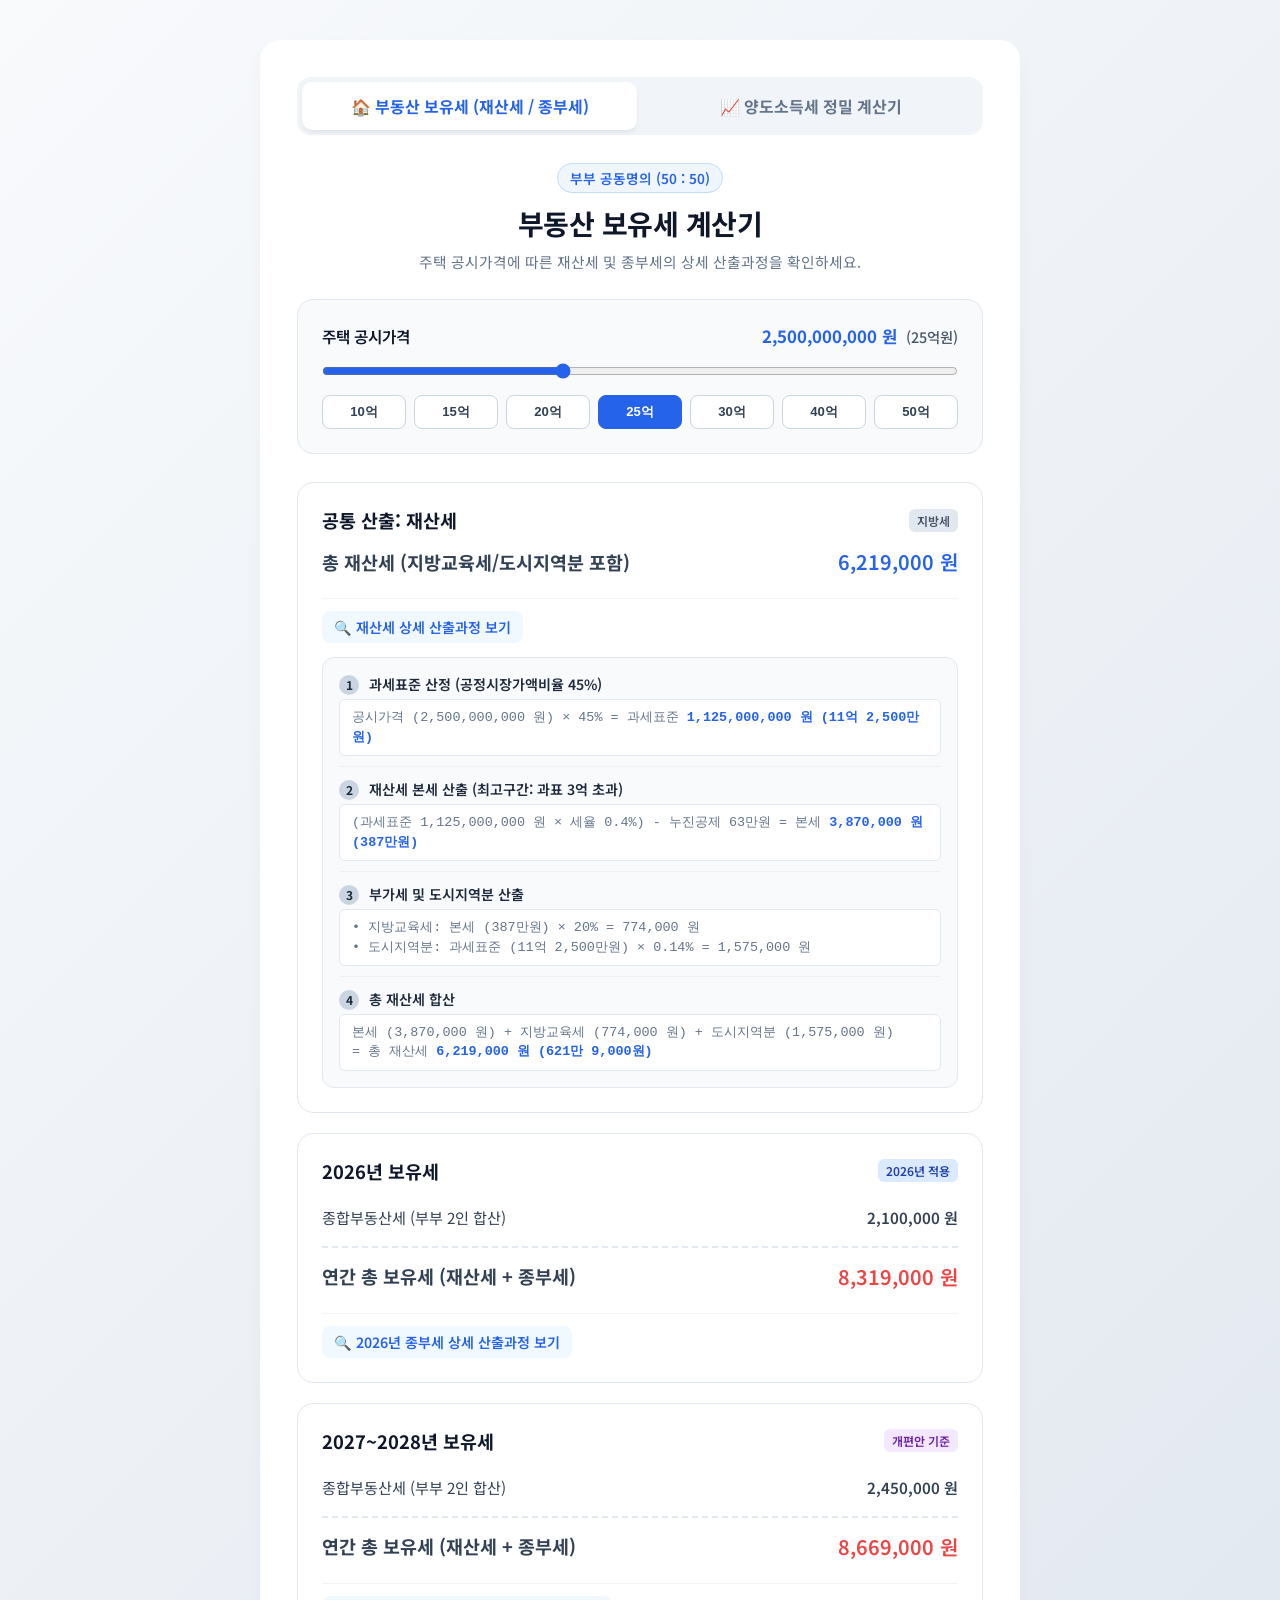
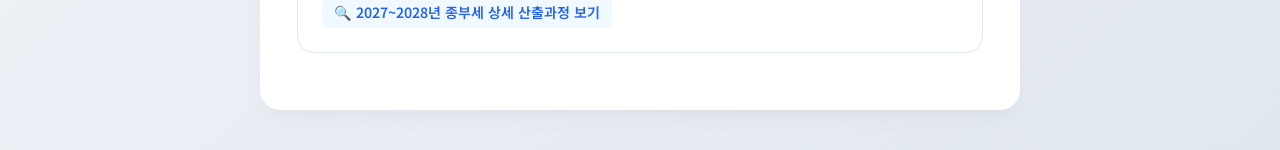
<file: docs/index.html>
<!DOCTYPE html>
<html lang="ko">
<head>
    <meta charset="UTF-8">
    <meta name="viewport" content="width=device-width, initial-scale=1.0">
    <title>부동산 보유세 계산기 (재산세 / 종합부동산세)</title>
    <!-- Google Fonts -->
    <link rel="preconnect" href="https://fonts.googleapis.com">
    <link rel="preconnect" href="https://fonts.gstatic.com" crossorigin>
    <link href="https://fonts.googleapis.com/css2?family=Noto+Sans+KR:wght@300;400;500;600;700&display=swap" rel="stylesheet">
    <!-- CSS -->
    <link rel="stylesheet" href="css/style.css">
</head>
<body>

<div class="container">

    <!-- 상단 계산기 선택 탭 -->
    <div class="tab-nav">
        <a href="index.html" class="tab-btn active">🏠 부동산 보유세 (재산세 / 종부세)</a>
        <a href="transfer.html" class="tab-btn">📈 양도소득세 정밀 계산기</a>
    </div>

    <!-- 부동산 보유세 계산기 영역 -->
    <div id="propertyCalcSection" class="calc-section">
        <div class="header">
            <span class="badge">부부 공동명의 (50 : 50)</span>
            <h1>부동산 보유세 계산기</h1>
            <p>주택 공시가격에 따른 재산세 및 종부세의 상세 산출과정을 확인하세요.</p>
        </div>

        <!-- 주택 공시가격 조절 컨트롤 -->
        <div class="control-group">
            <div class="label-wrapper">
                <span class="input-title">주택 공시가격</span>
                <div class="input-display">
                    <span id="priceLabelExact">2,500,000,000</span> 원
                    <span id="priceLabelReadable" class="readable">(25억원)</span>
                </div>
            </div>
            
            <input type="range" id="priceSlider" min="1000000000" max="5000000000" step="10000000" value="2500000000">

            <div class="preset-buttons">
                <button class="preset-btn" onclick="setPropPrice(1000000000)">10억</button>
                <button class="preset-btn" onclick="setPropPrice(1500000000)">15억</button>
                <button class="preset-btn" onclick="setPropPrice(2000000000)">20억</button>
                <button class="preset-btn active" onclick="setPropPrice(2500000000)">25억</button>
                <button class="preset-btn" onclick="setPropPrice(3000000000)">30억</button>
                <button class="preset-btn" onclick="setPropPrice(4000000000)">40억</button>
                <button class="preset-btn" onclick="setPropPrice(5000000000)">50억</button>
            </div>
        </div>

        <!-- 재산세 카드 -->
        <div class="result-card">
            <div class="card-header">
                <div class="card-title">
                    <span>공통 산출: 재산세</span>
                </div>
                <span class="year-tag tag-gray">지방세</span>
            </div>

            <div class="summary-row total-row" style="border-top: none; padding-top: 0;">
                <span>총 재산세 (지방교육세/도시지역분 포함)</span>
                <span class="val" id="propTaxTotal" style="color: var(--primary);">0 원</span>
            </div>

            <details open>
                <summary>🔍 재산세 상세 산출과정 보기</summary>
                <div class="breakdown-box">
                    <div class="breakdown-step">
                        <span class="step-num">1</span>
                        <span class="step-title">과세표준 산정 (공정시장가액비율 45%)</span>
                        <div class="formula-text">
                            공시가격 (<span id="propStep1Price">0</span>) × 45% = 과세표준 <span id="propStep1Base" class="highlight">0 원</span>
                        </div>
                    </div>

                    <div class="breakdown-step">
                        <span class="step-num">2</span>
                        <span class="step-title">재산세 본세 산출 (최고구간: 과표 3억 초과)</span>
                        <div class="formula-text">
                            (과세표준 <span id="propStep2Base">0</span> × 세율 0.4%) - 누진공제 63만원 = 본세 <span id="propStep2Main" class="highlight">0 원</span>
                        </div>
                    </div>

                    <div class="breakdown-step">
                        <span class="step-num">3</span>
                        <span class="step-title">부가세 및 도시지역분 산출</span>
                        <div class="formula-text">
                            • 지방교육세: <span id="propStep3Edu">0 원</span><br>
                            • 도시지역분: <span id="propStep3City">0 원</span>
                        </div>
                    </div>

                    <div class="breakdown-step">
                        <span class="step-num">4</span>
                        <span class="step-title">총 재산세 합산</span>
                        <div class="formula-text">
                            본세 (<span id="propStep4Main">0</span>) + 지방교육세 (<span id="propStep4Edu">0</span>) + 도시지역분 (<span id="propStep4City">0</span>)<br>
                            = 총 재산세 <span id="propStep4Total" class="highlight">0 원</span>
                        </div>
                    </div>
                </div>
            </details>
        </div>

        <!-- 2026년 보유세 카드 -->
        <div class="result-card">
            <div class="card-header">
                <div class="card-title">
                    <span>2026년 보유세</span>
                </div>
                <span class="year-tag tag-blue">2026년 적용</span>
            </div>

            <div class="summary-row">
                <span>종합부동산세 (부부 2인 합산)</span>
                <span class="val" id="jongbu2026">0 원</span>
            </div>

            <div class="summary-row total-row">
                <span>연간 총 보유세 (재산세 + 종부세)</span>
                <span class="val" id="total2026">0 원</span>
            </div>

            <details>
                <summary>🔍 2026년 종부세 상세 산출과정 보기</summary>
                <div class="breakdown-box">
                    <div class="breakdown-step">
                        <span class="step-num">1</span>
                        <span class="step-title">1인당 공제 후 과세대상 산출 (기본공제 9억)</span>
                        <div class="formula-text">
                            인별 지분액 (공시가 <span id="j26Step1Price">0</span> ÷ 2 = <span id="j26Step1Share">0</span>) - 공제 9억원<br>
                            = 과세대상 <span id="j26Step1Target" class="highlight">0 원</span>
                        </div>
                    </div>

                    <div class="breakdown-step">
                        <span class="step-num">2</span>
                        <span class="step-title">1인당 과세표준 산출 (공정시장가액비율 60%)</span>
                        <div class="formula-text">
                            과세대상 (<span id="j26Step2Target">0</span>) × 60% = 과세표준 <span id="j26Step2Base" class="highlight">0 원</span>
                        </div>
                    </div>

                    <div class="breakdown-step">
                        <span class="step-num">3</span>
                        <span class="step-title">1인당 종부세 산출세액</span>
                        <div class="formula-text">
                            구간 적용: <span id="j26Step3TierInfo">3억원 이하 (세율 0.5%)</span><br>
                            계산식: <span id="j26Step3Formula">(과세표준 × 0.5%)</span><br>
                            = 1인당 세액 <span id="j26Step3PerPerson" class="highlight">0 원</span>
                        </div>
                    </div>

                    <div class="breakdown-step">
                        <span class="step-num">4</span>
                        <span class="step-title">부부 합산 종부세</span>
                        <div class="formula-text">
                            1인당 세액 (<span id="j26Step4PerPerson">0</span>) × 2명<br>
                            = 부부 합산 종부세 <span id="j26Step4Total" class="highlight">0 원</span>
                        </div>
                    </div>
                </div>
            </details>
        </div>

        <!-- 2027~2028년 보유세 카드 -->
        <div class="result-card">
            <div class="card-header">
                <div class="card-title">
                    <span>2027~2028년 보유세</span>
                </div>
                <span class="year-tag tag-purple">개편안 기준</span>
            </div>

            <div class="summary-row">
                <span>종합부동산세 (부부 2인 합산)</span>
                <span class="val" id="jongbu2027">0 원</span>
            </div>

            <div class="summary-row total-row">
                <span>연간 총 보유세 (재산세 + 종부세)</span>
                <span class="val" id="total2027">0 원</span>
            </div>

            <details>
                <summary>🔍 2027~2028년 종부세 상세 산출과정 보기</summary>
                <div class="breakdown-box">
                    <div class="breakdown-step">
                        <span class="step-num">1</span>
                        <span class="step-title">1인당 공제 후 과세대상 산출 (기본공제 9억)</span>
                        <div class="formula-text">
                            인별 지분액 (공시가 <span id="j27Step1Price">0</span> ÷ 2 = <span id="j27Step1Share">0</span>) - 공제 9억원<br>
                            = 과세대상 <span id="j27Step1Target" class="highlight">0 원</span>
                        </div>
                    </div>

                    <div class="breakdown-step">
                        <span class="step-num">2</span>
                        <span class="step-title">1인당 과세표준 산출 (공정시장가액비율 70%)</span>
                        <div class="formula-text">
                            과세대상 (<span id="j27Step2Target">0</span>) × 70% = 과세표준 <span id="j27Step2Base" class="highlight">0 원</span>
                        </div>
                    </div>

                    <div class="breakdown-step">
                        <span class="step-num">3</span>
                        <span class="step-title">1인당 종부세 산출세액</span>
                        <div class="formula-text">
                            구간 적용: <span id="j27Step3TierInfo">3억원 이하 (세율 0.5%)</span><br>
                            계산식: <span id="j27Step3Formula">(과세표준 × 0.5%)</span><br>
                            = 1인당 세액 <span id="j27Step3PerPerson" class="highlight">0 원</span>
                        </div>
                    </div>

                    <div class="breakdown-step">
                        <span class="step-num">4</span>
                        <span class="step-title">부부 합산 종부세</span>
                        <div class="formula-text">
                            1인당 세액 (<span id="j27Step4PerPerson">0</span>) × 2명<br>
                            = 부부 합산 종부세 <span id="j27Step4Total" class="highlight">0 원</span>
                        </div>
                    </div>
                </div>
            </details>
        </div>
    </div>
</div>

<!-- Scripts -->
<script src="js/common.js"></script>
<script src="js/holding-tax.js"></script>

</body>
</html>
</file>
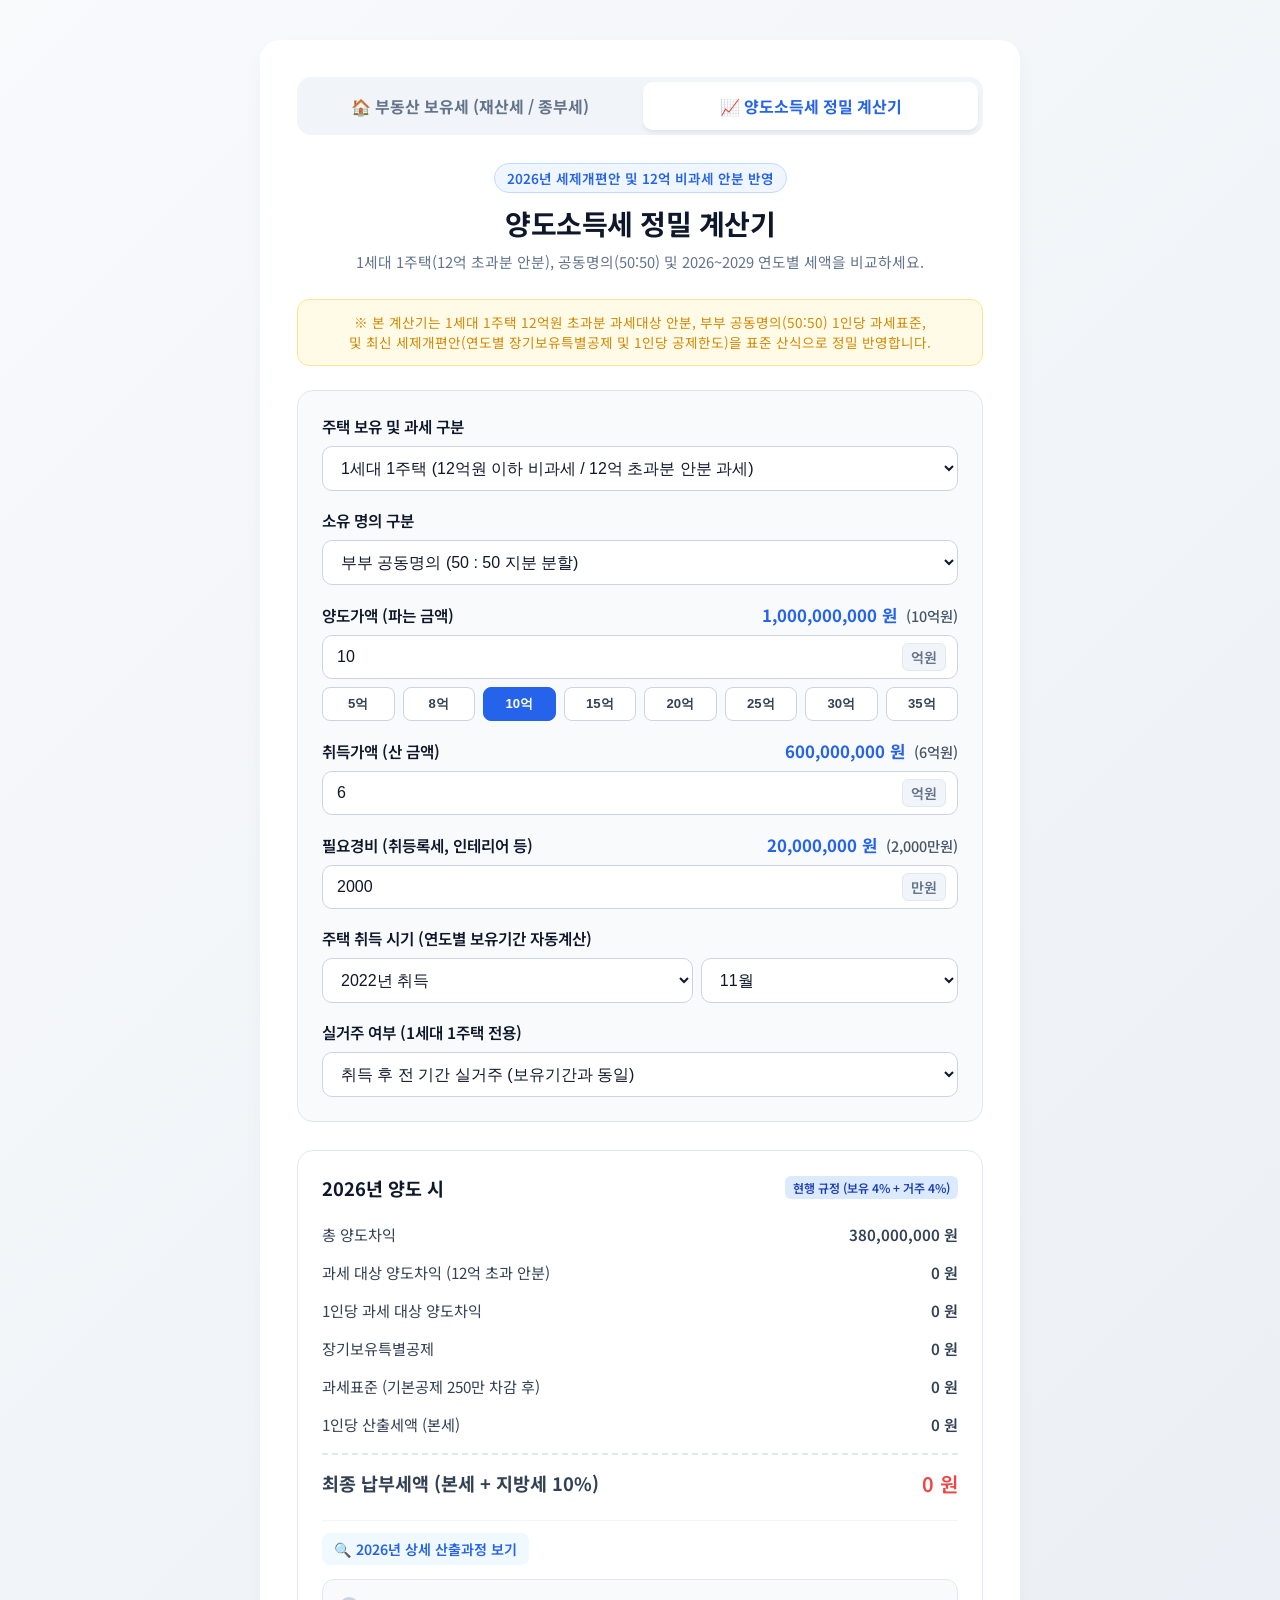
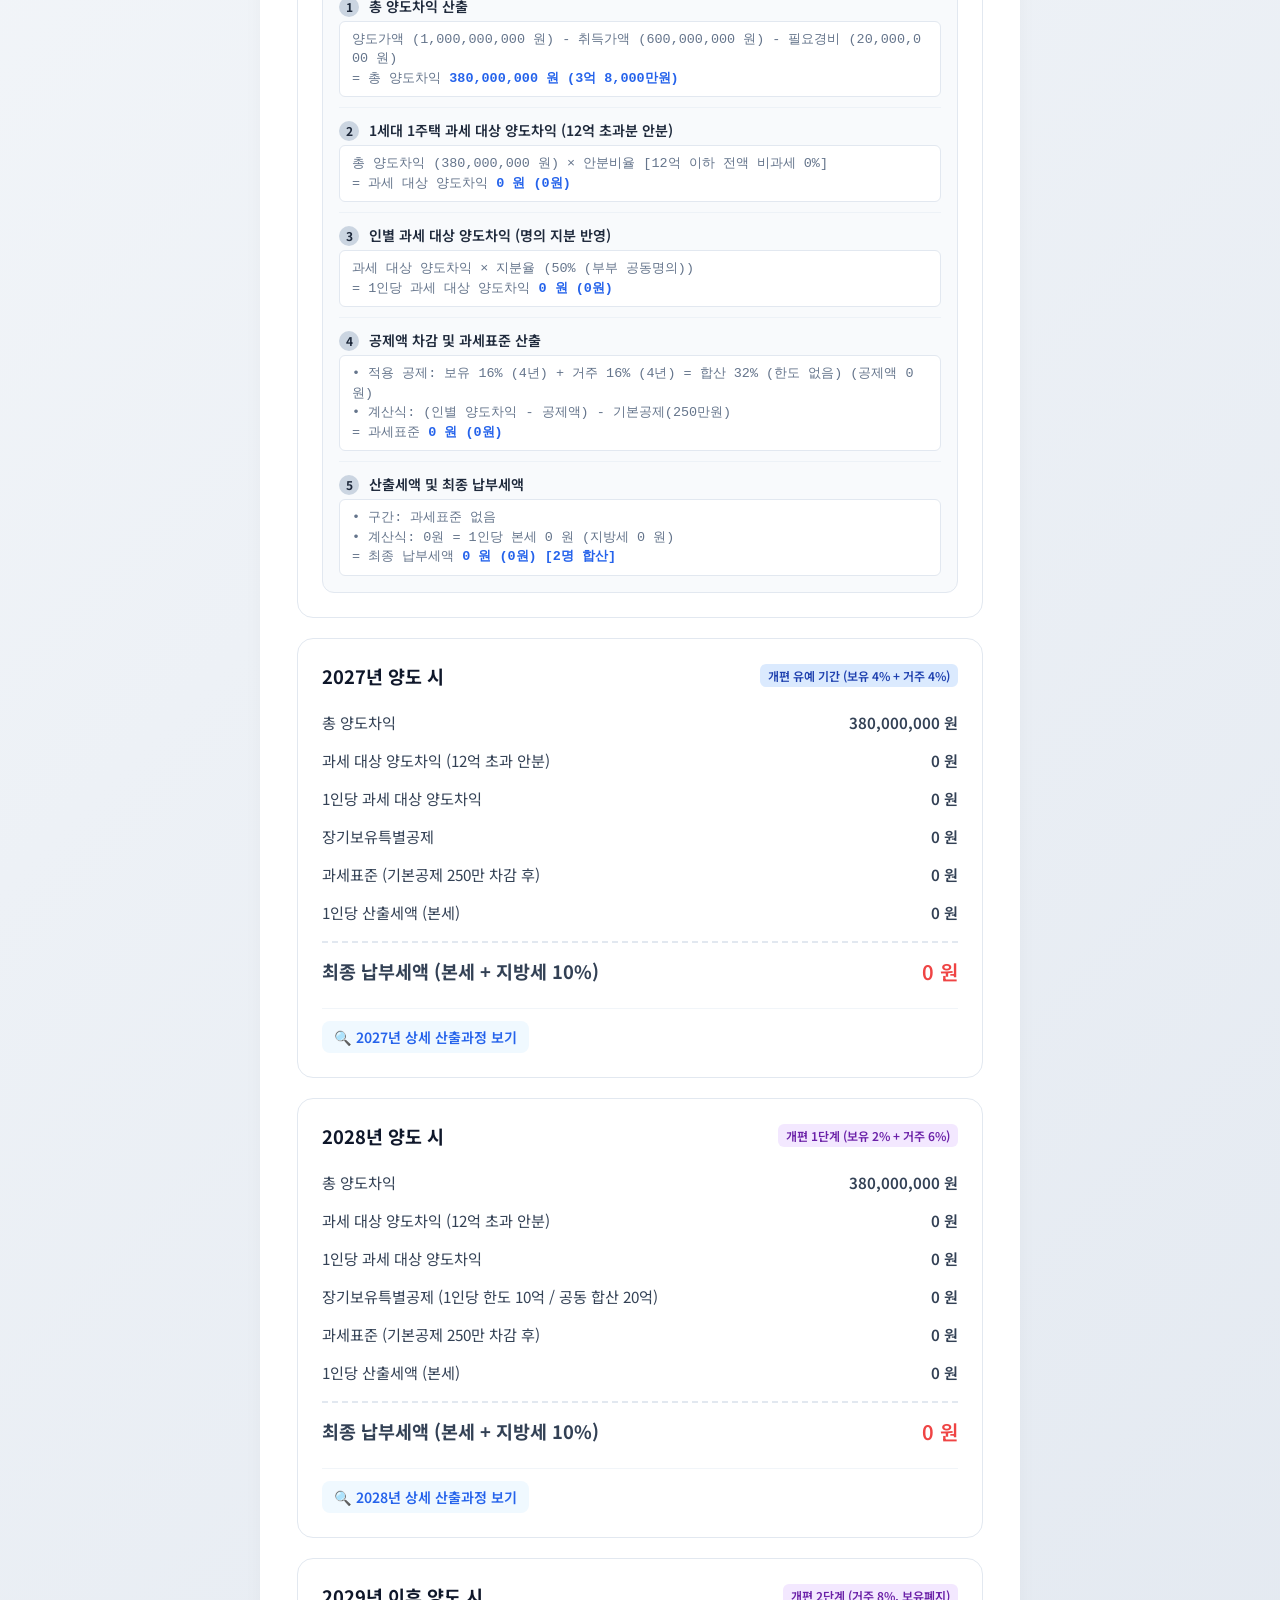
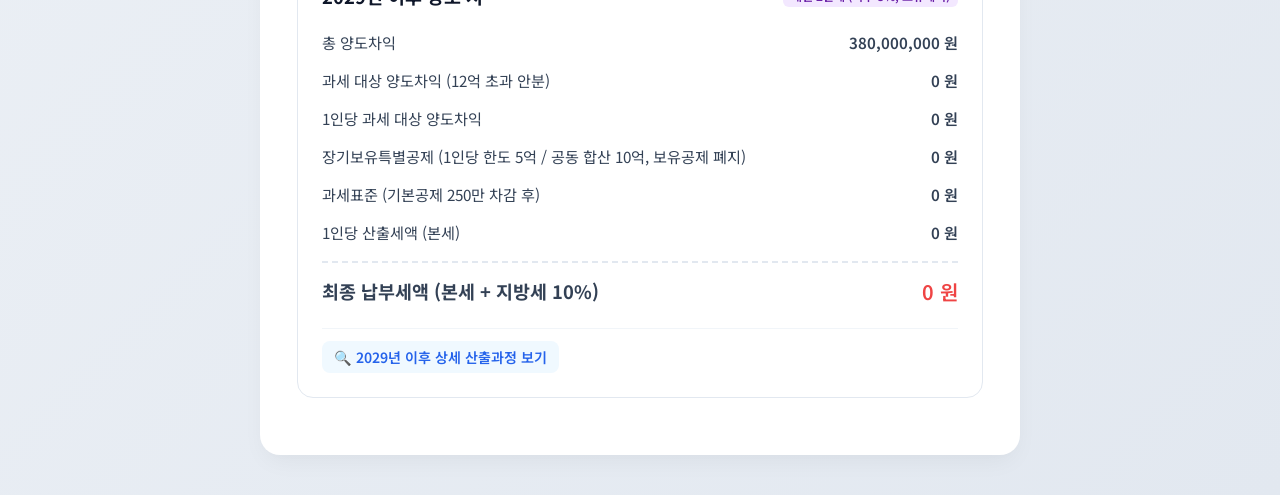
<file: docs/transfer.html>
<!DOCTYPE html>
<html lang="ko">
<head>
    <meta charset="UTF-8">
    <meta name="viewport" content="width=device-width, initial-scale=1.0">
    <title>양도소득세 정밀 계산기 (2026~2029년 연도별 개편안)</title>
    <!-- Google Fonts -->
    <link rel="preconnect" href="https://fonts.googleapis.com">
    <link rel="preconnect" href="https://fonts.gstatic.com" crossorigin>
    <link href="https://fonts.googleapis.com/css2?family=Noto+Sans+KR:wght@300;400;500;600;700&display=swap" rel="stylesheet">
    <!-- CSS -->
    <link rel="stylesheet" href="css/style.css">
</head>
<body>

<div class="container">

    <!-- 상단 계산기 선택 탭 -->
    <div class="tab-nav">
        <a href="index.html" class="tab-btn">🏠 부동산 보유세 (재산세 / 종부세)</a>
        <a href="transfer.html" class="tab-btn active">📈 양도소득세 정밀 계산기</a>
    </div>

    <!-- 양도소득세 계산기 영역 -->
    <div id="gainsCalcSection" class="calc-section">
        <div class="header">
            <span class="badge">2026년 세제개편안 및 12억 비과세 안분 반영</span>
            <h1>양도소득세 정밀 계산기</h1>
            <p>1세대 1주택(12억 초과분 안분), 공동명의(50:50) 및 2026~2029 연도별 세액을 비교하세요.</p>
        </div>

        <div class="notice-box">
            ※ 본 계산기는 1세대 1주택 12억원 초과분 과세대상 안분, 부부 공동명의(50:50) 1인당 과세표준,<br>
            및 최신 세제개편안(연도별 장기보유특별공제 및 1인당 공제한도)을 표준 산식으로 정밀 반영합니다.
        </div>

        <!-- 입력폼 그룹 -->
        <div class="control-group">
            <div class="form-row">
                <div class="label-wrapper">
                    <span class="input-title">주택 보유 및 과세 구분</span>
                </div>
                <select id="gainsHouseType" onchange="toggleGainsResidenceRow(); updateGainsTaxUI();">
                    <option value="1house" selected>1세대 1주택 (12억원 이하 비과세 / 12억 초과분 안분 과세)</option>
                    <option value="normal">일반 과세 (비과세 미적용 / 일반 장기보유특별공제)</option>
                </select>
            </div>

            <div class="form-row">
                <div class="label-wrapper">
                    <span class="input-title">소유 명의 구분</span>
                </div>
                <select id="gainsOwnershipType" onchange="updateGainsTaxUI()">
                    <option value="joint" selected>부부 공동명의 (50 : 50 지분 분할)</option>
                    <option value="single">단독명의 (100% 지분)</option>
                </select>
            </div>

            <div class="form-row">
                <div class="label-wrapper">
                    <span class="input-title">양도가액 (파는 금액)</span>
                    <span class="input-display" id="sellPriceDisplay">1,000,000,000 원 <span class="readable">(10억원)</span></span>
                </div>
                <div class="input-wrapper">
                    <input type="number" id="sellPrice" value="10" step="0.1" min="0" placeholder="예: 35" oninput="updateGainsTaxUI()">
                    <span class="unit-badge">억원</span>
                </div>
                <div class="preset-buttons">
                    <button class="preset-btn" onclick="setGainsSellPrice(5)">5억</button>
                    <button class="preset-btn" onclick="setGainsSellPrice(8)">8억</button>
                    <button class="preset-btn active" onclick="setGainsSellPrice(10)">10억</button>
                    <button class="preset-btn" onclick="setGainsSellPrice(15)">15억</button>
                    <button class="preset-btn" onclick="setGainsSellPrice(20)">20억</button>
                    <button class="preset-btn" onclick="setGainsSellPrice(25)">25억</button>
                    <button class="preset-btn" onclick="setGainsSellPrice(30)">30억</button>
                    <button class="preset-btn" onclick="setGainsSellPrice(35)">35억</button>
                </div>
            </div>

            <div class="form-row">
                <div class="label-wrapper">
                    <span class="input-title">취득가액 (산 금액)</span>
                    <span class="input-display" id="buyPriceDisplay">600,000,000 원 <span class="readable">(6억원)</span></span>
                </div>
                <div class="input-wrapper">
                    <input type="number" id="buyPrice" value="6" step="0.1" min="0" placeholder="예: 6" oninput="updateGainsTaxUI()">
                    <span class="unit-badge">억원</span>
                </div>
            </div>

            <div class="form-row">
                <div class="label-wrapper">
                    <span class="input-title">필요경비 (취등록세, 인테리어 등)</span>
                    <span class="input-display" id="expenseDisplay">20,000,000 원 <span class="readable">(2,000만원)</span></span>
                </div>
                <div class="input-wrapper">
                    <input type="number" id="expense" value="2000" step="100" min="0" placeholder="예: 2000" oninput="updateGainsTaxUI()">
                    <span class="unit-badge">만원</span>
                </div>
            </div>

            <div class="form-row">
                <div class="label-wrapper">
                    <span class="input-title">주택 취득 시기 (연도별 보유기간 자동계산)</span>
                </div>
                <div style="display: flex; gap: 8px;">
                    <select id="acquireYear" onchange="updateGainsTaxUI()" style="flex: 1.2;">
                        <option value="2025">2025년 취득</option>
                        <option value="2024">2024년 취득</option>
                        <option value="2023">2023년 취득</option>
                        <option value="2022" selected>2022년 취득</option>
                        <option value="2021">2021년 취득</option>
                        <option value="2020">2020년 취득</option>
                        <option value="2019">2019년 취득</option>
                        <option value="2018">2018년 취득</option>
                        <option value="2017">2017년 취득</option>
                        <option value="2016">2016년 이전 (10년 이상)</option>
                    </select>
                    <select id="acquireMonth" onchange="updateGainsTaxUI()" style="flex: 0.8;">
                        <option value="1">1월</option>
                        <option value="2">2월</option>
                        <option value="3">3월</option>
                        <option value="4">4월</option>
                        <option value="5">5월</option>
                        <option value="6">6월</option>
                        <option value="7">7월</option>
                        <option value="8">8월</option>
                        <option value="9">9월</option>
                        <option value="10">10월</option>
                        <option value="11" selected>11월</option>
                        <option value="12">12월</option>
                    </select>
                </div>
            </div>

            <div class="form-row" id="gainsResidenceRow">
                <div class="label-wrapper">
                    <span class="input-title">실거주 여부 (1세대 1주택 전용)</span>
                </div>
                <select id="gainsResidenceType" onchange="updateGainsTaxUI()">
                    <option value="full" selected>취득 후 전 기간 실거주 (보유기간과 동일)</option>
                    <option value="0">비거주 / 2년 미만 (우대공제 미적용, 일반공제)</option>
                    <option value="2">2년 이상 ~ 3년 미만</option>
                    <option value="3">3년 이상 ~ 4년 미만</option>
                    <option value="4">4년 이상 ~ 5년 미만</option>
                    <option value="5">5년 이상 ~ 6년 미만</option>
                    <option value="6">6년 이상 ~ 7년 미만</option>
                    <option value="7">7년 이상 ~ 8년 미만</option>
                    <option value="8">8년 이상 ~ 9년 미만</option>
                    <option value="9">9년 이상 ~ 10년 미만</option>
                    <option value="10">10년 이상 (최대 공제)</option>
                </select>
            </div>
        </div>

        <!-- 1. 2026년 양도소득세 카드 (현행) -->
        <div class="result-card">
            <div class="card-header">
                <div class="card-title">
                    <span>2026년 양도 시</span>
                </div>
                <span class="year-tag tag-blue">현행 규정 (보유 4% + 거주 4%)</span>
            </div>

            <div class="summary-row">
                <span>총 양도차익</span>
                <span class="val" id="gains26CapitalGain">0 원</span>
            </div>
            <div class="summary-row">
                <span>과세 대상 양도차익 (12억 초과 안분)</span>
                <span class="val" id="gains26TaxableGain">0 원</span>
            </div>
            <div class="summary-row">
                <span>1인당 과세 대상 양도차익</span>
                <span class="val" id="gains26PerPersonGain">0 원</span>
            </div>
            <div class="summary-row">
                <span>장기보유특별공제</span>
                <span class="val" id="gains26Deduction">0 원</span>
            </div>
            <div class="summary-row">
                <span>과세표준 (기본공제 250만 차감 후)</span>
                <span class="val" id="gains26TaxBase">0 원</span>
            </div>
            <div class="summary-row">
                <span>1인당 산출세액 (본세)</span>
                <span class="val" id="gains26MainTax">0 원</span>
            </div>

            <div class="summary-row total-row">
                <span>최종 납부세액 (본세 + 지방세 10%)</span>
                <span class="val" id="gains26TotalTax">0 원</span>
            </div>

            <details open>
                <summary>🔍 2026년 상세 산출과정 보기</summary>
                <div class="breakdown-box">
                    <div class="breakdown-step">
                        <span class="step-num">1</span>
                        <span class="step-title">총 양도차익 산출</span>
                        <div class="formula-text">
                            양도가액 (<span id="gains26S1Sell">0</span>) - 취득가액 (<span id="gains26S1Buy">0</span>) - 필요경비 (<span id="gains26S1Exp">0</span>)<br>
                            = 총 양도차익 <span id="gains26S1Gain" class="highlight">0 원</span>
                        </div>
                    </div>

                    <div class="breakdown-step">
                        <span class="step-num">2</span>
                        <span class="step-title">1세대 1주택 과세 대상 양도차익 (12억 초과분 안분)</span>
                        <div class="formula-text">
                            총 양도차익 (<span id="gains26S2Sell">0</span>) × 안분비율 [<span id="gains26S2Ratio">0%</span>]<br>
                            = 과세 대상 양도차익 <span id="gains26S2Taxable" class="highlight">0 원</span>
                        </div>
                    </div>

                    <div class="breakdown-step">
                        <span class="step-num">3</span>
                        <span class="step-title">인별 과세 대상 양도차익 (명의 지분 반영)</span>
                        <div class="formula-text">
                            과세 대상 양도차익 × 지분율 (<span id="gains26S3Ratio">50%</span>)<br>
                            = 1인당 과세 대상 양도차익 <span id="gains26S3PerPerson" class="highlight">0 원</span>
                        </div>
                    </div>

                    <div class="breakdown-step">
                        <span class="step-num">4</span>
                        <span class="step-title">공제액 차감 및 과세표준 산출</span>
                        <div class="formula-text">
                            • 적용 공제: <span id="gains26S4DeductionDesc">0%</span> (공제액 <span id="gains26S4Deduction">0원</span>)<br>
                            • 계산식: (인별 양도차익 - 공제액) - 기본공제(250만원)<br>
                            = 과세표준 <span id="gains26S4TaxBase" class="highlight">0 원</span>
                        </div>
                    </div>

                    <div class="breakdown-step">
                        <span class="step-num">5</span>
                        <span class="step-title">산출세액 및 최종 납부세액</span>
                        <div class="formula-text">
                            • 구간: <span id="gains26S5Tier">0</span><br>
                            • 계산식: <span id="gains26S5Formula">0</span> = 1인당 본세 <span id="gains26S5Main">0원</span> (지방세 <span id="gains26S5Local">0원</span>)<br>
                            = 최종 납부세액 <span id="gains26S5Final" class="highlight">0 원</span>
                        </div>
                    </div>
                </div>
            </details>
        </div>

        <!-- 2. 2027년 양도소득세 카드 (유예) -->
        <div class="result-card">
            <div class="card-header">
                <div class="card-title">
                    <span>2027년 양도 시</span>
                </div>
                <span class="year-tag tag-blue">개편 유예 기간 (보유 4% + 거주 4%)</span>
            </div>

            <div class="summary-row">
                <span>총 양도차익</span>
                <span class="val" id="gains27CapitalGain">0 원</span>
            </div>
            <div class="summary-row">
                <span>과세 대상 양도차익 (12억 초과 안분)</span>
                <span class="val" id="gains27TaxableGain">0 원</span>
            </div>
            <div class="summary-row">
                <span>1인당 과세 대상 양도차익</span>
                <span class="val" id="gains27PerPersonGain">0 원</span>
            </div>
            <div class="summary-row">
                <span>장기보유특별공제</span>
                <span class="val" id="gains27Deduction">0 원</span>
            </div>
            <div class="summary-row">
                <span>과세표준 (기본공제 250만 차감 후)</span>
                <span class="val" id="gains27TaxBase">0 원</span>
            </div>
            <div class="summary-row">
                <span>1인당 산출세액 (본세)</span>
                <span class="val" id="gains27MainTax">0 원</span>
            </div>

            <div class="summary-row total-row">
                <span>최종 납부세액 (본세 + 지방세 10%)</span>
                <span class="val" id="gains27TotalTax">0 원</span>
            </div>

            <details>
                <summary>🔍 2027년 상세 산출과정 보기</summary>
                <div class="breakdown-box">
                    <div class="breakdown-step">
                        <span class="step-num">1</span>
                        <span class="step-title">총 양도차익 산출</span>
                        <div class="formula-text">
                            양도가액 (<span id="gains27S1Sell">0</span>) - 취득가액 (<span id="gains27S1Buy">0</span>) - 필요경비 (<span id="gains27S1Exp">0</span>)<br>
                            = 총 양도차익 <span id="gains27S1Gain" class="highlight">0 원</span>
                        </div>
                    </div>

                    <div class="breakdown-step">
                        <span class="step-num">2</span>
                        <span class="step-title">1세대 1주택 과세 대상 양도차익 (12억 초과분 안분)</span>
                        <div class="formula-text">
                            총 양도차익 (<span id="gains27S2Sell">0</span>) × 안분비율 [<span id="gains27S2Ratio">0%</span>]<br>
                            = 과세 대상 양도차익 <span id="gains27S2Taxable" class="highlight">0 원</span>
                        </div>
                    </div>

                    <div class="breakdown-step">
                        <span class="step-num">3</span>
                        <span class="step-title">인별 과세 대상 양도차익 (명의 지분 반영)</span>
                        <div class="formula-text">
                            과세 대상 양도차익 × 지분율 (<span id="gains27S3Ratio">50%</span>)<br>
                            = 1인당 과세 대상 양도차익 <span id="gains27S3PerPerson" class="highlight">0 원</span>
                        </div>
                    </div>

                    <div class="breakdown-step">
                        <span class="step-num">4</span>
                        <span class="step-title">공제액 차감 및 과세표준 산출</span>
                        <div class="formula-text">
                            • 적용 공제: <span id="gains27S4DeductionDesc">0%</span> (공제액 <span id="gains27S4Deduction">0원</span>)<br>
                            • 계산식: (인별 양도차익 - 공제액) - 기본공제(250만원)<br>
                            = 과세표준 <span id="gains27S4TaxBase" class="highlight">0 원</span>
                        </div>
                    </div>

                    <div class="breakdown-step">
                        <span class="step-num">5</span>
                        <span class="step-title">산출세액 및 최종 납부세액</span>
                        <div class="formula-text">
                            • 구간: <span id="gains27S5Tier">0</span><br>
                            • 계산식: <span id="gains27S5Formula">0</span> = 1인당 본세 <span id="gains27S5Main">0원</span> (지방세 <span id="gains27S5Local">0원</span>)<br>
                            = 최종 납부세액 <span id="gains27S5Final" class="highlight">0 원</span>
                        </div>
                    </div>
                </div>
            </details>
        </div>

        <!-- 3. 2028년 양도소득세 카드 (1단계 개편) -->
        <div class="result-card">
            <div class="card-header">
                <div class="card-title">
                    <span>2028년 양도 시</span>
                </div>
                <span class="year-tag tag-purple">개편 1단계 (보유 2% + 거주 6%)</span>
            </div>

            <div class="summary-row">
                <span>총 양도차익</span>
                <span class="val" id="gains28CapitalGain">0 원</span>
            </div>
            <div class="summary-row">
                <span>과세 대상 양도차익 (12억 초과 안분)</span>
                <span class="val" id="gains28TaxableGain">0 원</span>
            </div>
            <div class="summary-row">
                <span>1인당 과세 대상 양도차익</span>
                <span class="val" id="gains28PerPersonGain">0 원</span>
            </div>
            <div class="summary-row">
                <span>장기보유특별공제 (1인당 한도 10억 / 공동 합산 20억)</span>
                <span class="val" id="gains28Deduction">0 원</span>
            </div>
            <div class="summary-row">
                <span>과세표준 (기본공제 250만 차감 후)</span>
                <span class="val" id="gains28TaxBase">0 원</span>
            </div>
            <div class="summary-row">
                <span>1인당 산출세액 (본세)</span>
                <span class="val" id="gains28MainTax">0 원</span>
            </div>

            <div class="summary-row total-row">
                <span>최종 납부세액 (본세 + 지방세 10%)</span>
                <span class="val" id="gains28TotalTax">0 원</span>
            </div>

            <details>
                <summary>🔍 2028년 상세 산출과정 보기</summary>
                <div class="breakdown-box">
                    <div class="breakdown-step">
                        <span class="step-num">1</span>
                        <span class="step-title">총 양도차익 산출</span>
                        <div class="formula-text">
                            양도가액 (<span id="gains28S1Sell">0</span>) - 취득가액 (<span id="gains28S1Buy">0</span>) - 필요경비 (<span id="gains28S1Exp">0</span>)<br>
                            = 총 양도차익 <span id="gains28S1Gain" class="highlight">0 원</span>
                        </div>
                    </div>

                    <div class="breakdown-step">
                        <span class="step-num">2</span>
                        <span class="step-title">1세대 1주택 과세 대상 양도차익 (12억 초과분 안분)</span>
                        <div class="formula-text">
                            총 양도차익 (<span id="gains28S2Sell">0</span>) × 안분비율 [<span id="gains28S2Ratio">0%</span>]<br>
                            = 과세 대상 양도차익 <span id="gains28S2Taxable" class="highlight">0 원</span>
                        </div>
                    </div>

                    <div class="breakdown-step">
                        <span class="step-num">3</span>
                        <span class="step-title">인별 과세 대상 양도차익 (명의 지분 반영)</span>
                        <div class="formula-text">
                            과세 대상 양도차익 × 지분율 (<span id="gains28S3Ratio">50%</span>)<br>
                            = 1인당 과세 대상 양도차익 <span id="gains28S3PerPerson" class="highlight">0 원</span>
                        </div>
                    </div>

                    <div class="breakdown-step">
                        <span class="step-num">4</span>
                        <span class="step-title">공제액 차감 및 과세표준 산출</span>
                        <div class="formula-text">
                            • 적용 공제: <span id="gains28S4DeductionDesc">0%</span> (공제액 <span id="gains28S4Deduction">0원</span>)<br>
                            • 계산식: (인별 양도차익 - 연도별 공제액) - 기본공제(250만원)<br>
                            = 과세표준 <span id="gains28S4TaxBase" class="highlight">0 원</span>
                        </div>
                    </div>

                    <div class="breakdown-step">
                        <span class="step-num">5</span>
                        <span class="step-title">산출세액 및 최종 납부세액</span>
                        <div class="formula-text">
                            • 구간: <span id="gains28S5Tier">0</span><br>
                            • 계산식: <span id="gains28S5Formula">0</span> = 1인당 본세 <span id="gains28S5Main">0원</span> (지방세 <span id="gains28S5Local">0원</span>)<br>
                            = 최종 납부세액 <span id="gains28S5Final" class="highlight">0 원</span>
                        </div>
                    </div>
                </div>
            </details>
        </div>

        <!-- 4. 2029년 이후 양도소득세 카드 (2단계 개편) -->
        <div class="result-card">
            <div class="card-header">
                <div class="card-title">
                    <span>2029년 이후 양도 시</span>
                </div>
                <span class="year-tag tag-purple">개편 2단계 (거주 8%, 보유폐지)</span>
            </div>

            <div class="summary-row">
                <span>총 양도차익</span>
                <span class="val" id="gains29CapitalGain">0 원</span>
            </div>
            <div class="summary-row">
                <span>과세 대상 양도차익 (12억 초과 안분)</span>
                <span class="val" id="gains29TaxableGain">0 원</span>
            </div>
            <div class="summary-row">
                <span>1인당 과세 대상 양도차익</span>
                <span class="val" id="gains29PerPersonGain">0 원</span>
            </div>
            <div class="summary-row">
                <span>장기보유특별공제 (1인당 한도 5억 / 공동 합산 10억, 보유공제 폐지)</span>
                <span class="val" id="gains29Deduction">0 원</span>
            </div>
            <div class="summary-row">
                <span>과세표준 (기본공제 250만 차감 후)</span>
                <span class="val" id="gains29TaxBase">0 원</span>
            </div>
            <div class="summary-row">
                <span>1인당 산출세액 (본세)</span>
                <span class="val" id="gains29MainTax">0 원</span>
            </div>

            <div class="summary-row total-row">
                <span>최종 납부세액 (본세 + 지방세 10%)</span>
                <span class="val" id="gains29TotalTax">0 원</span>
            </div>

            <details>
                <summary>🔍 2029년 이후 상세 산출과정 보기</summary>
                <div class="breakdown-box">
                    <div class="breakdown-step">
                        <span class="step-num">1</span>
                        <span class="step-title">총 양도차익 산출</span>
                        <div class="formula-text">
                            양도가액 (<span id="gains29S1Sell">0</span>) - 취득가액 (<span id="gains29S1Buy">0</span>) - 필요경비 (<span id="gains29S1Exp">0</span>)<br>
                            = 총 양도차익 <span id="gains29S1Gain" class="highlight">0 원</span>
                        </div>
                    </div>

                    <div class="breakdown-step">
                        <span class="step-num">2</span>
                        <span class="step-title">1세대 1주택 과세 대상 양도차익 (12억 초과분 안분)</span>
                        <div class="formula-text">
                            총 양도차익 (<span id="gains29S2Sell">0</span>) × 안분비율 [<span id="gains29S2Ratio">0%</span>]<br>
                            = 과세 대상 양도차익 <span id="gains29S2Taxable" class="highlight">0 원</span>
                        </div>
                    </div>

                    <div class="breakdown-step">
                        <span class="step-num">3</span>
                        <span class="step-title">인별 과세 대상 양도차익 (명의 지분 반영)</span>
                        <div class="formula-text">
                            과세 대상 양도차익 × 지분율 (<span id="gains29S3Ratio">50%</span>)<br>
                            = 1인당 과세 대상 양도차익 <span id="gains29S3PerPerson" class="highlight">0 원</span>
                        </div>
                    </div>

                    <div class="breakdown-step">
                        <span class="step-num">4</span>
                        <span class="step-title">공제액 차감 및 과세표준 산출</span>
                        <div class="formula-text">
                            • 적용 공제: <span id="gains29S4DeductionDesc">0%</span> (공제액 <span id="gains29S4Deduction">0원</span>)<br>
                            • 계산식: (인별 양도차익 - 연도별 공제액) - 기본공제(250만원)<br>
                            = 과세표준 <span id="gains29S4TaxBase" class="highlight">0 원</span>
                        </div>
                    </div>

                    <div class="breakdown-step">
                        <span class="step-num">5</span>
                        <span class="step-title">산출세액 및 최종 납부세액</span>
                        <div class="formula-text">
                            • 구간: <span id="gains29S5Tier">0</span><br>
                            • 계산식: <span id="gains29S5Formula">0</span> = 1인당 본세 <span id="gains29S5Main">0원</span> (지방세 <span id="gains29S5Local">0원</span>)<br>
                            = 최종 납부세액 <span id="gains29S5Final" class="highlight">0 원</span>
                        </div>
                    </div>
                </div>
            </details>
        </div>
    </div>
</div>

<!-- Scripts -->
<script src="js/common.js"></script>
<script src="js/transfer-tax.js"></script>

</body>
</html>
</file>
<file: docs/css/style.css>
:root {
    --primary: #2563eb;
    --primary-hover: #1d4ed8;
    --bg-gradient: linear-gradient(135deg, #f8fafc 0%, #e2e8f0 100%);
    --card-bg: #ffffff;
    --text-main: #0f172a;
    --text-muted: #64748b;
    --accent-red: #ef4444;
    --accent-blue: #3b82f6;
    --border-color: #e2e8f0;
    --box-shadow: 0 10px 25px -5px rgba(0, 0, 0, 0.05), 0 8px 10px -6px rgba(0, 0, 0, 0.01);
}

* {
    box-sizing: border-box;
    margin: 0;
    padding: 0;
}

body {
    font-family: 'Noto Sans KR', sans-serif;
    background: var(--bg-gradient);
    color: var(--text-main);
    min-height: 100vh;
    padding: 40px 20px;
    display: flex;
    justify-content: center;
    align-items: flex-start;
}

.container {
    width: 100%;
    max-width: 760px;
    background: var(--card-bg);
    border-radius: 20px;
    padding: 36px;
    box-shadow: var(--box-shadow);
    border: 1px solid rgba(255, 255, 255, 0.8);
}

/* 탭 스위처 */
.tab-nav {
    display: flex;
    background-color: #f1f5f9;
    padding: 5px;
    border-radius: 14px;
    margin-bottom: 28px;
    gap: 6px;
}

.tab-btn {
    flex: 1;
    padding: 12px 16px;
    border: none;
    border-radius: 10px;
    font-size: 1rem;
    font-weight: 700;
    color: #64748b;
    background: transparent;
    cursor: pointer;
    text-decoration: none;
    transition: all 0.2s ease;
    display: flex;
    align-items: center;
    justify-content: center;
    gap: 8px;
}

.tab-btn:hover {
    color: #1e293b;
    background-color: rgba(255, 255, 255, 0.5);
}

.tab-btn.active {
    background: #ffffff;
    color: var(--primary);
    box-shadow: 0 4px 6px -1px rgba(0, 0, 0, 0.05), 0 2px 4px -1px rgba(0, 0, 0, 0.03);
}

.header {
    text-align: center;
    margin-bottom: 26px;
}

.header h1 {
    font-size: 1.75rem;
    font-weight: 700;
    color: var(--text-main);
    margin-bottom: 8px;
    letter-spacing: -0.5px;
}

.header .badge {
    display: inline-block;
    background-color: #eff6ff;
    color: var(--primary);
    font-size: 0.85rem;
    font-weight: 600;
    padding: 4px 12px;
    border-radius: 9999px;
    margin-bottom: 10px;
    border: 1px solid #bfdbfe;
}

.header p {
    font-size: 0.92rem;
    color: var(--text-muted);
    line-height: 1.5;
}

.notice-box {
    background-color: #fffbe6;
    border: 1px solid #ffe58f;
    color: #d48806;
    padding: 12px 16px;
    border-radius: 12px;
    font-size: 0.85rem;
    line-height: 1.5;
    margin-bottom: 24px;
    text-align: center;
}

/* 컨트롤 영역 */
.control-group {
    background-color: #f8fafc;
    padding: 24px;
    border-radius: 16px;
    border: 1px solid var(--border-color);
    margin-bottom: 28px;
}

.form-row {
    margin-bottom: 18px;
}

.form-row:last-child {
    margin-bottom: 0;
}

.label-wrapper {
    display: flex;
    justify-content: space-between;
    align-items: baseline;
    margin-bottom: 8px;
    flex-wrap: wrap;
    gap: 6px;
}

.input-title {
    font-weight: 600;
    font-size: 0.98rem;
    color: var(--text-main);
}

.input-display {
    font-size: 1.05rem;
    font-weight: 700;
    color: var(--primary);
}

.input-display .readable {
    font-size: 0.9rem;
    color: #475569;
    font-weight: 500;
    margin-left: 4px;
}

input[type="range"] {
    width: 100%;
    height: 8px;
    border-radius: 5px;
    background: #cbd5e1;
    outline: none;
    cursor: pointer;
    accent-color: var(--primary);
    margin-bottom: 12px;
}

input[type="number"], select {
    width: 100%;
    padding: 12px 14px;
    font-size: 1rem;
    border: 1px solid #cbd5e1;
    border-radius: 10px;
    background: #ffffff;
    color: var(--text-main);
    outline: none;
    transition: border-color 0.2s;
}

input[type="number"]:focus, select:focus {
    border-color: var(--primary);
    box-shadow: 0 0 0 3px rgba(37, 99, 235, 0.1);
}

.input-wrapper {
    position: relative;
    display: flex;
    align-items: center;
    width: 100%;
}

.input-wrapper input[type="number"] {
    padding-right: 68px;
}

.input-wrapper .unit-badge {
    position: absolute;
    right: 12px;
    font-size: 0.88rem;
    font-weight: 600;
    color: #64748b;
    pointer-events: none;
    background: #f1f5f9;
    padding: 3px 8px;
    border-radius: 6px;
    border: 1px solid #e2e8f0;
}

/* Preset Buttons */
.preset-buttons {
    display: flex;
    gap: 8px;
    flex-wrap: wrap;
    margin-top: 8px;
}

.preset-btn {
    flex: 1;
    min-width: 55px;
    padding: 7px 10px;
    background: white;
    border: 1px solid #cbd5e1;
    border-radius: 8px;
    font-size: 0.82rem;
    font-weight: 600;
    color: #334155;
    cursor: pointer;
    transition: all 0.2s ease;
}

.preset-btn:hover {
    background: #f1f5f9;
    border-color: #94a3b8;
}

.preset-btn.active {
    background: var(--primary);
    color: white;
    border-color: var(--primary);
}

/* 결과 카드 스타일 */
.result-card {
    background: #ffffff;
    border: 1px solid var(--border-color);
    border-radius: 16px;
    padding: 24px;
    margin-bottom: 20px;
    transition: transform 0.2s ease, box-shadow 0.2s ease;
}

.result-card:hover {
    box-shadow: 0 10px 15px -3px rgba(0, 0, 0, 0.05);
}

.card-header {
    display: flex;
    justify-content: space-between;
    align-items: center;
    margin-bottom: 14px;
}

.card-title {
    font-size: 1.15rem;
    font-weight: 700;
    color: var(--text-main);
    display: flex;
    align-items: center;
    gap: 8px;
}

.year-tag {
    font-size: 0.75rem;
    padding: 3px 8px;
    border-radius: 6px;
    font-weight: 600;
}

.tag-gray { background: #e2e8f0; color: #475569; }
.tag-blue { background: #dbeafe; color: #1e40af; }
.tag-purple { background: #f3e8ff; color: #6b21a8; }

.summary-row {
    display: flex;
    justify-content: space-between;
    align-items: center;
    padding: 8px 0;
    font-size: 0.95rem;
    color: #334155;
}

.summary-row.total-row {
    border-top: 2px dashed #e2e8f0;
    margin-top: 10px;
    padding-top: 14px;
    font-size: 1.15rem;
    font-weight: 700;
}

.summary-row .val {
    font-weight: 600;
}

.summary-row.total-row .val {
    color: var(--accent-red);
    font-size: 1.25rem;
}

/* Collapsible details styling */
details {
    margin-top: 14px;
    border-top: 1px solid #f1f5f9;
    padding-top: 12px;
}

summary {
    font-size: 0.88rem;
    font-weight: 600;
    color: var(--primary);
    cursor: pointer;
    user-select: none;
    outline: none;
    display: inline-flex;
    align-items: center;
    gap: 6px;
    padding: 6px 12px;
    background-color: #f0f9ff;
    border-radius: 8px;
    transition: background 0.2s;
}

summary:hover {
    background-color: #e0f2fe;
}

summary::-webkit-details-marker {
    display: none;
}

.breakdown-box {
    margin-top: 14px;
    background: #f8fafc;
    border: 1px solid #e2e8f0;
    border-radius: 12px;
    padding: 16px;
    font-size: 0.88rem;
}

.breakdown-step {
    margin-bottom: 12px;
    padding-bottom: 10px;
    border-bottom: 1px solid #edf2f7;
}

.breakdown-step:last-child {
    margin-bottom: 0;
    padding-bottom: 0;
    border-bottom: none;
}

.step-num {
    display: inline-block;
    background: #cbd5e1;
    color: #1e293b;
    font-size: 0.75rem;
    font-weight: 700;
    width: 20px;
    height: 20px;
    line-height: 20px;
    text-align: center;
    border-radius: 50%;
    margin-right: 6px;
}

.step-title {
    font-weight: 600;
    color: #1e293b;
}

.formula-text {
    color: #64748b;
    margin-top: 4px;
    font-family: monospace, sans-serif;
    font-size: 0.84rem;
    line-height: 1.45;
    background: #ffffff;
    padding: 8px 12px;
    border-radius: 6px;
    border: 1px solid #e2e8f0;
    word-break: break-all;
}

.formula-text .highlight {
    color: #2563eb;
    font-weight: 700;
}

@media (max-width: 600px) {
    .container {
        padding: 20px;
    }
    .header h1 {
        font-size: 1.45rem;
    }
    .tab-btn {
        font-size: 0.88rem;
        padding: 10px 8px;
    }
    .summary-row.total-row {
        font-size: 1.05rem;
    }
    .summary-row.total-row .val {
        font-size: 1.15rem;
    }
}
</file>
